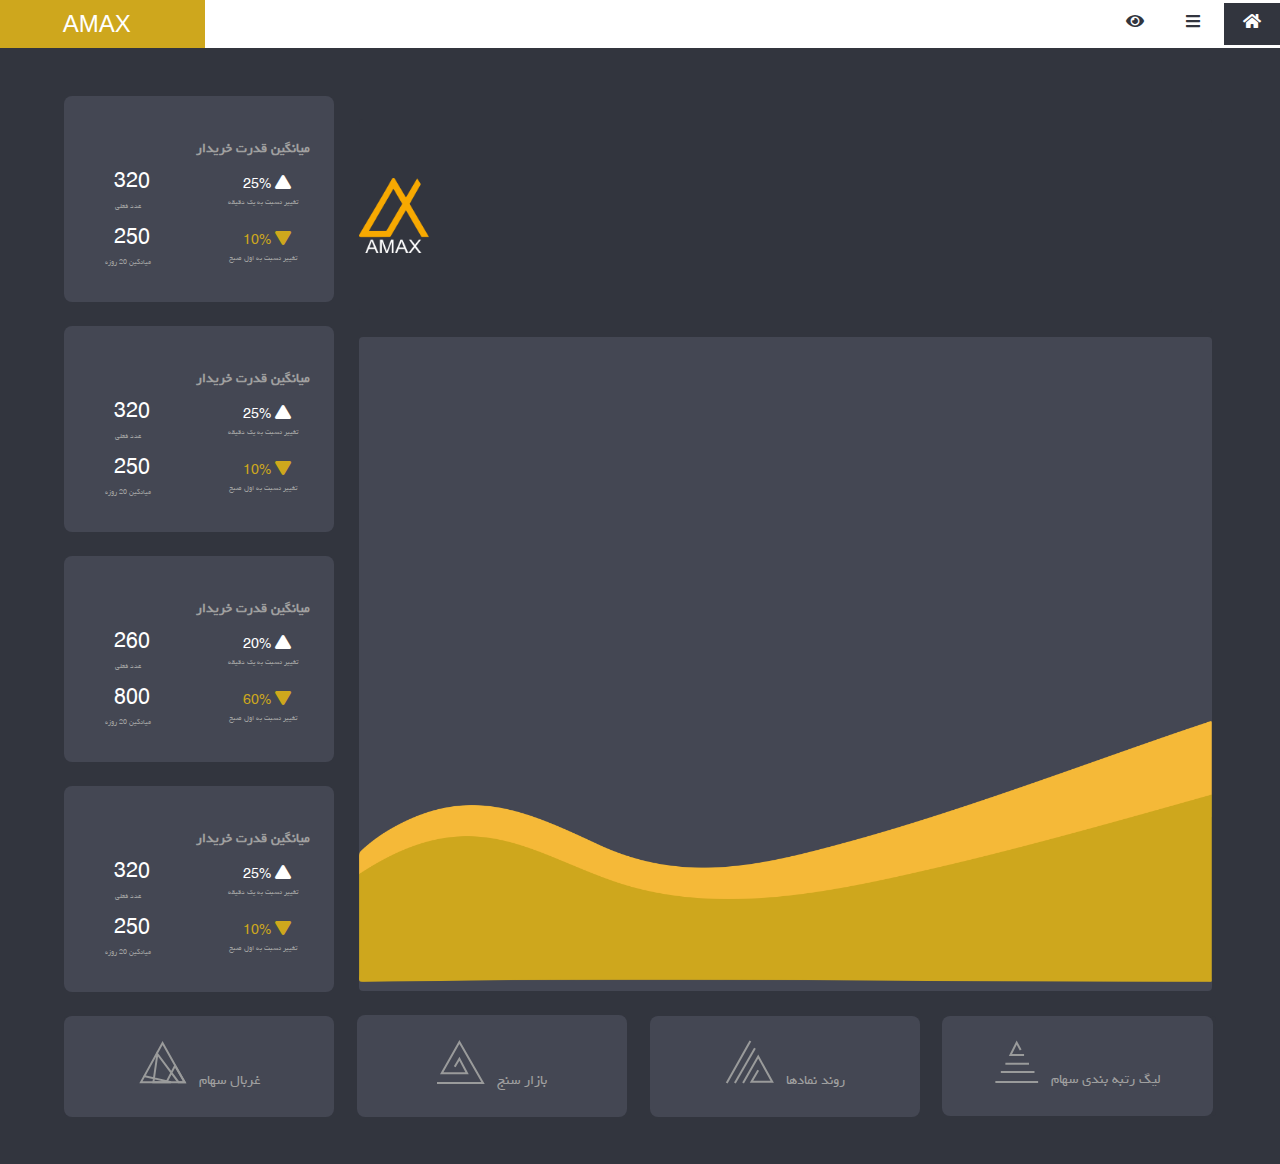
<file: views/index.html>
<!DOCTYPE html>
<html lang="en">

<head>
    <meta charset="UTF-8">
    <meta name="viewport" content="width=device-width, initial-scale=1.0">
    <title>Document</title>

    <link rel="stylesheet" href="../css/bulma/bulma.min.css">
    <link rel="stylesheet" href="../css/fontawesome/css/all.css" />
    <link rel="stylesheet" href="../css/fonts.css">
    <link rel="stylesheet" href="../css/index.css">
</head>

<body>
    <section class="hero is-promary is-fullheight-with-navbar">

        <!-- Begin HeroHead -->
        <div class="hero-head navbar-boxes">
            <!-- Begin navBar -->
            <div class="columns is-vcentered navbar-design is-mobile">
                <div class="column has-text-centered is-2 logo">
                    <span class="amax-logo-1">AMAX</span>
                </div>

                <div class="column">

                </div>

                <div class="column is-one-quarter has-text-right toolbox">
                    <a class="nav-button">
                        <i class="fas fa-eye"></i>
                    </a>

                    <a class="nav-button">
                        <i class="fas fa-bars"></i>
                    </a>

                    <a class="nav-button">
                        <i class="fa fa-home"></i>
                    </a>
                </div>
            </div>
            <!-- End navBar -->
        </div>
        <!-- End heroHead -->

        <!-- Begin hero-body -->
        <div class="hero-body back1">
            <div class="container has-text-centered">
                <div class="tile is-ancestor">
                    <div class="tile is-vertical is-12">
                        <div class="tile">
                            <div class="tile is-parent is-vertical is-3 icons-boxes">
                                <article class="tile is-child notification is-primary boxes-number">
                                    <div class="msg-header average">
                                        <span class="msg-from average-box">
                                            میانگین قدرت خریدار
                                        </span>
                                    </div>
                                    <div class="column">
                                        <div class="columns is-mobile">
                                            <div class="column number-box number-box3">
                                                <p class="number-1">320</p>
                                                <p class="number-2">
                                                    عدد فعلی
                                                </p>
                                            </div>
                                            <div class="column">
                                                <p>25%
                                                    <i class="fa fa-play fa-rotate-270"></i></p>
                                                <p class="number-2">
                                                    تغییر نسبت به یک دقیقه
                                                </p>
                                            </div>
                                        </div>
                                    </div>
                                    <div class="column">
                                        <div class="columns is-mobile">
                                            <div class="column number-box2">
                                                <p class="number-1">250</p>
                                                <p class="number-2">
                                                    میانگین 20 روزه
                                                </p>
                                            </div>
                                            <div class="column number-box3">
                                                <p class="color-icons">10%
                                                    <i class="fa fa-play fa-rotate-90"></i></p>
                                                <p class="number-2">
                                                    تغییر نسبت به اول صبح
                                                </p>
                                            </div>
                                        </div>
                                    </div>
                                </article>

                                <article class="tile is-child notification is-primary boxes-number">
                                    <div class="msg-header average">
                                        <span class="msg-from average-box">
                                            میانگین قدرت خریدار
                                        </span>
                                    </div>
                                    <div class="column">
                                        <div class="columns is-mobile">
                                            <div class="column number-box number-box3">
                                                <p class="number-1">320</p>
                                                <p class="number-2">
                                                    عدد فعلی
                                                </p>
                                            </div>
                                            <div class="column">
                                                <p>25%
                                                    <i class="fa fa-play fa-rotate-270"></i></p>
                                                <p class="number-2">
                                                    تغییر نسبت به یک دقیقه
                                                </p>
                                            </div>
                                        </div>
                                    </div>
                                    <div class="column">
                                        <div class="columns is-mobile">
                                            <div class="column number-box2">
                                                <p class="number-1">250</p>
                                                <p class="number-2">
                                                    میانگین 20 روزه
                                                </p>
                                            </div>
                                            <div class="column number-box3">
                                                <p class="color-icons">10%
                                                    <i class="fa fa-play fa-rotate-90"></i></p>
                                                <p class="number-2">
                                                    تغییر نسبت به اول صبح
                                                </p>
                                            </div>
                                        </div>
                                    </div>
                                </article>

                                <article class="tile is-child notification is-primary boxes-number">
                                    <div class="msg-header average">
                                        <span class="msg-from average-box">
                                            میانگین قدرت خریدار
                                        </span>
                                    </div>
                                    <div class="column">
                                        <div class="columns is-mobile">
                                            <div class="column number-box number-box3">
                                                <p class="number-1">260</p>
                                                <p class="number-2">
                                                    عدد فعلی
                                                </p>
                                            </div>
                                            <div class="column">
                                                <p>20%
                                                    <i class="fa fa-play fa-rotate-270"></i></p>
                                                <p class="number-2">
                                                    تغییر نسبت به یک دقیقه
                                                </p>
                                            </div>
                                        </div>
                                    </div>
                                    <div class="column">
                                        <div class="columns is-mobile">
                                            <div class="column number-box2">
                                                <p class="number-1">800</p>
                                                <p class="number-2">
                                                    میانگین 20 روزه
                                                </p>
                                            </div>
                                            <div class="column number-box3">
                                                <p class="color-icons">60%
                                                    <i class="fa fa-play fa-rotate-90"></i></p>
                                                <p class="number-2">
                                                    تغییر نسبت به اول صبح
                                                </p>
                                            </div>
                                        </div>
                                    </div>
                                </article>
                                <article class="tile is-child notification is-primary boxes-number">
                                    <div class="msg-header average">
                                        <span class="msg-from average-box">
                                            میانگین قدرت خریدار
                                        </span>
                                    </div>
                                    <div class="column">
                                        <div class="columns is-mobile">
                                            <div class="column number-box number-box3">
                                                <p class="number-1">320</p>
                                                <p class="number-2">
                                                    عدد فعلی
                                                </p>
                                            </div>
                                            <div class="column">
                                                <p>25%
                                                    <i class="fa fa-play fa-rotate-270"></i></p>
                                                <p class="number-2">
                                                    تغییر نسبت به یک دقیقه
                                                </p>
                                            </div>
                                        </div>
                                    </div>
                                    <div class="column">
                                        <div class="columns is-mobile">
                                            <div class="column number-box2">
                                                <p class="number-1">250</p>
                                                <p class="number-2">
                                                    میانگین 20 روزه
                                                </p>
                                            </div>
                                            <div class="column number-box3">
                                                <p class="color-icons">10%
                                                    <i class="fa fa-play fa-rotate-90"></i></p>
                                                <p class="number-2">
                                                    تغییر نسبت به اول صبح
                                                </p>
                                            </div>
                                        </div>
                                    </div>
                                </article>
                            </div>

                            <div class="tile is-parent right-box">
                                <div class="tile is-parent is-vertical right-box">
                                    <article class="tile is-child notification is-primary amax-brand">
                                        <Figure>
                                            <img src="logo.png" alt="LOGO2" class="logo-size">
                                        </Figure>

                                    </article>
                                    <article class="tile is-child notification is-info chart-boxes">
                                        <div>
                                            <figure>
                                                <img src=chart-amax.png alt="LOGO" class="img-chart">
                                            </figure>
                                        </div>
                                    </article>
                                </div>
                            </div>
                        </div>

                        <div class="tile is-parent">
                            <article class="tile is-child notification columns-foter">
                                <div class="columns is-vcentered icons-button-box">
                                    <div class="column has-text-centered icons-button buttondesign">
                                        <span class=" arrange">
                                            <img src="../images/icon-2.svg" alt="Icon02" class="space-butoon">
                                            غربال سهام
                                        </span>
                                    </div>

                                    <div class="column icons-button buttondesign">
                                        <span class=" arrange">
                                            <!-- <i class="fab fa-artstation fa-3x"></i> -->
                                            <img src="../images/footer-icon-1.svg" alt="Icon01" class="space-butoon">
                                                بازار سنج
                                        </span>
                                    </div>
                                    <div class="column icons-button buttondesign">
                                        <span class=" arrange">
                                            <img src="../images/icon-3.svg" alt="Icon03" class="space-butoon">
                                            روند نمادها
                                        </span>
                                    </div>
                                    <div class="column icons-button buttondesign">
                                        <span class=" arrange">
                                            <img src="../images/icon-4.svg" alt="Icon04"  class="space-butoon">
                                            لیگ رتبه بندی سهام
                                        </span>
                                    </div>
                                </div>
                            </article>
                        </div>
                    </div>

                </div>
            </div>
        </div>
        <!-- End hero-body -->

        <!-- Hero footer: will stick at the bottom -->
        <!-- <div class="hero-foot">
            <nav class="tabs is-fullwidth">
                <div class="container">
                    <ul>
                        <li class="is-active"><a>Overview</a></li>
                        <li><a>Modifiers</a></li>
                        <li><a>Grid</a></li>
                        <li><a>Elements</a></li>
                        <li><a>Components</a></li>
                        <li><a>Layout</a></li>
                    </ul>
                </div>
            </nav>
        </div> -->

    </section>

</body>

</html>
</file>
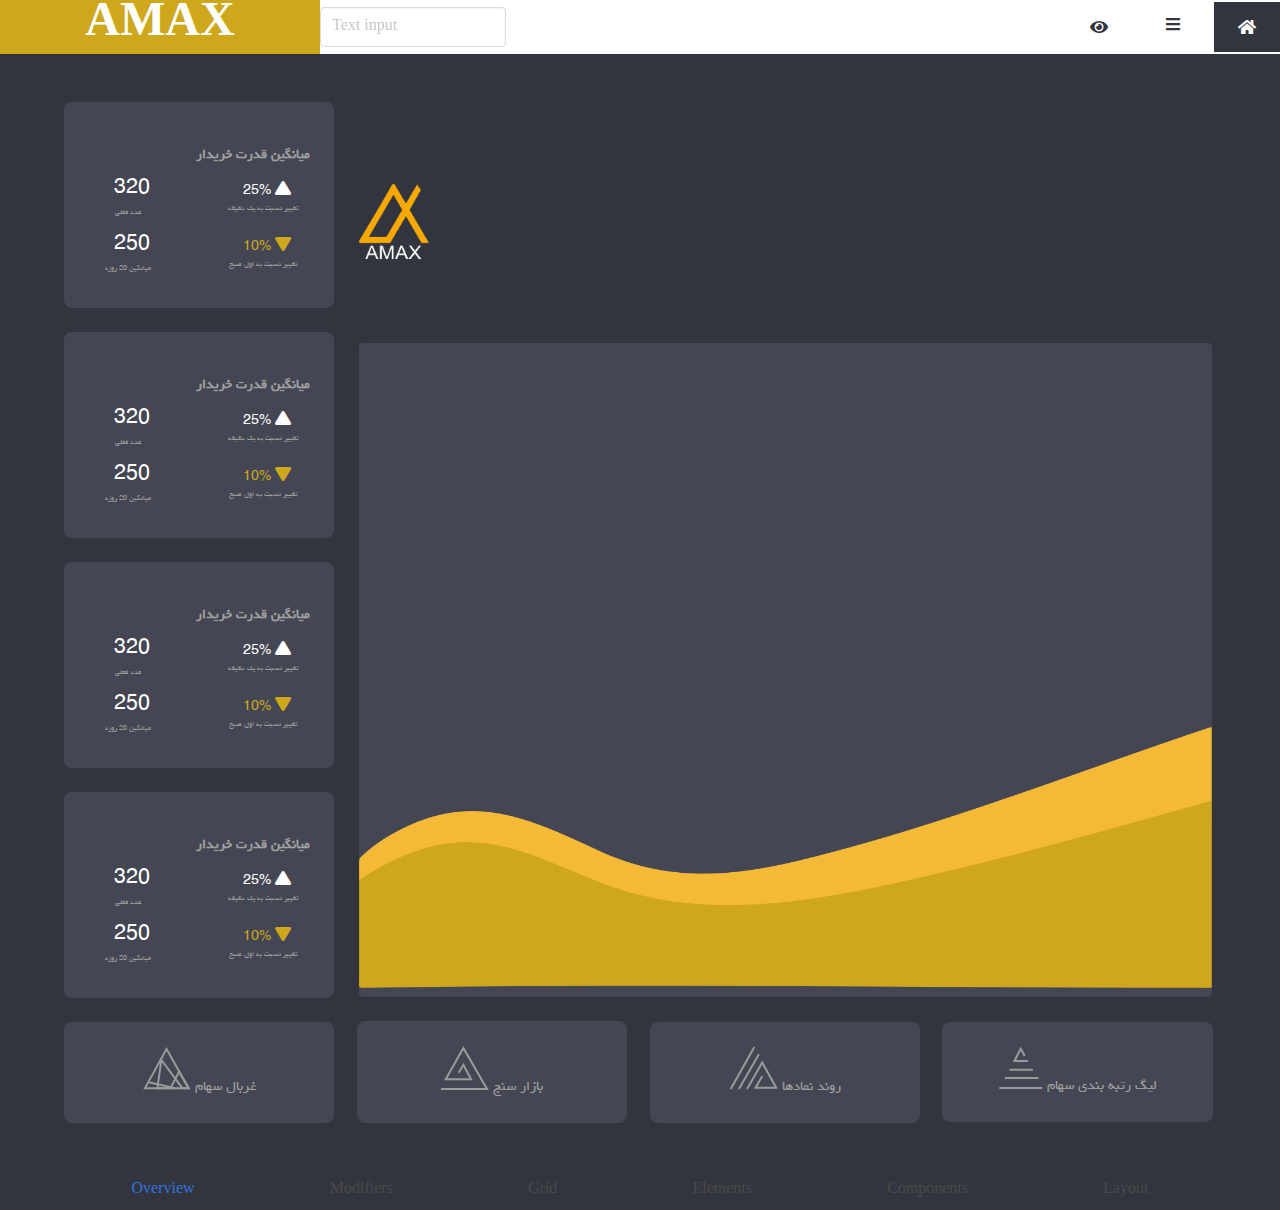
<file: views/bk_index.html>
<!DOCTYPE html>
<html lang="en">

<head>
    <meta charset="UTF-8">
    <meta name="viewport" content="width=device-width, initial-scale=1.0">
    <title>Document</title>

    <link rel="stylesheet" href="../css/bulma/bulma.min.css">
    <link rel="stylesheet" href="../css/fontawesome/css/all.css" />
    <link rel="stylesheet" href="../css/fonts.css">
    <link rel="stylesheet" href="../css/index.css">
</head>

<body>
    <section class="hero is-promary is-fullheight-with-navbar">

        <!-- Begin HeroHead -->
        <div class="hero-head">
            <!-- Begin navBar -->
            <nav class="navbar" role="navigation" aria-label="main navigation">
                <div class="navbar-brand back3">
                    <a class="navbar-item is-paddingless" href="https://bulma.io">
                        <div class="logo-amax is-vcentered">
                            <h1 class="title is-1 logo-amax">
                                AMAX
                            </h1>
                        </div>
                    </a>

                    <a role="button" class="navbar-burger burger" aria-label="menu" aria-expanded="false"
                        data-target="navbarBasicExample">
                        <span aria-hidden="true"></span>
                        <span aria-hidden="true"></span>
                        <span aria-hidden="true"></span>
                    </a>
                </div>

                <div id="navbarBasicExample" class="navbar-menu back2">
                    <div class="navbar-start">
                        <div class="navbar-item is-paddingless">
                            <div>
                                <div class="control saerch-box">
                                    <input class="input inputdesign" type="text" placeholder="Text input" />
                                </div>
                            </div>
                        </div>
                    </div>

                    <div class="navbar-end">
                        <div class="navbar-item is-paddingless">
                            <div class="buttons">
                                <a class="button is-primary test3 menu-icon">
                                    <i class="fas fa-eye"></i>
                                </a>
                                <a class="button is-primary test2 menu-icon">
                                    <strong>
                                        <i class="fas fa-bars"></i>
                                    </strong>
                                </a>
                                <a class="button is-light test menu-icon">
                                    <i class="fa fa-home"></i>
                                </a>
                            </div>
                        </div>
                    </div>
                </div>
            </nav>
            <!-- End navBar -->
        </div>
        <!-- End heroHead -->

        <!-- Begin hero-body -->
        <div class="hero-body back1">
            <div class="container has-text-centered">
                <div class="tile is-ancestor">
                    <div class="tile is-vertical is-12">
                        <div class="tile">
                            <div class="tile is-parent is-vertical is-3 icons-boxes">
                                <article class="tile is-child notification is-primary boxes-number">
                                    <div class="msg-header average">
                                        <span class="msg-from average-box">
                                            میانگین قدرت خریدار
                                        </span>
                                    </div>
                                    <div class="column">
                                        <div class="columns is-mobile">
                                            <div class="column number-box number-box3">
                                                <p class="number-1">320</p>
                                                <p class="number-2">
                                                    عدد فعلی
                                                </p>
                                            </div>
                                            <div class="column">
                                                <p>25%
                                                    <i class="fa fa-play fa-rotate-270"></i></p>
                                                <p class="number-2">
                                                    تغییر نسبت به یک دقیقه
                                                </p>
                                            </div>
                                        </div>
                                    </div>
                                    <div class="column">
                                        <div class="columns is-mobile">
                                            <div class="column number-box2">
                                                <p class="number-1">250</p>
                                                <p class="number-2">
                                                    میانگین 20 روزه
                                                </p>
                                            </div>
                                            <div class="column number-box3">
                                                <p class="color-icons">10%
                                                    <i class="fa fa-play fa-rotate-90"></i></p>
                                                <p class="number-2">
                                                    تغییر نسبت به اول صبح
                                                </p>
                                            </div>
                                        </div>
                                    </div>
                                </article>

                                <article class="tile is-child notification is-primary boxes-number">
                                    <div class="msg-header average">
                                        <span class="msg-from average-box">
                                            میانگین قدرت خریدار
                                        </span>
                                    </div>
                                    <div class="column">
                                        <div class="columns is-mobile">
                                            <div class="column number-box number-box3">
                                                <p class="number-1">320</p>
                                                <p class="number-2">
                                                    عدد فعلی
                                                </p>
                                            </div>
                                            <div class="column">
                                                <p>25%
                                                    <i class="fa fa-play fa-rotate-270"></i></p>
                                                <p class="number-2">
                                                    تغییر نسبت به یک دقیقه
                                                </p>
                                            </div>
                                        </div>
                                    </div>
                                    <div class="column">
                                        <div class="columns is-mobile">
                                            <div class="column number-box2">
                                                <p class="number-1">250</p>
                                                <p class="number-2">
                                                    میانگین 20 روزه
                                                </p>
                                            </div>
                                            <div class="column number-box3">
                                                <p class="color-icons">10%
                                                    <i class="fa fa-play fa-rotate-90"></i></p>
                                                <p class="number-2">
                                                    تغییر نسبت به اول صبح
                                                </p>
                                            </div>
                                        </div>
                                    </div>
                                </article>

                                <article class="tile is-child notification is-primary boxes-number">
                                    <div class="msg-header average">
                                        <span class="msg-from average-box">
                                            میانگین قدرت خریدار
                                        </span>
                                    </div>
                                    <div class="column">
                                        <div class="columns is-mobile">
                                            <div class="column number-box number-box3">
                                                <p class="number-1">320</p>
                                                <p class="number-2">
                                                    عدد فعلی
                                                </p>
                                            </div>
                                            <div class="column">
                                                <p>25%
                                                    <i class="fa fa-play fa-rotate-270"></i></p>
                                                <p class="number-2">
                                                    تغییر نسبت به یک دقیقه
                                                </p>
                                            </div>
                                        </div>
                                    </div>
                                    <div class="column">
                                        <div class="columns is-mobile">
                                            <div class="column number-box2">
                                                <p class="number-1">250</p>
                                                <p class="number-2">
                                                    میانگین 20 روزه
                                                </p>
                                            </div>
                                            <div class="column number-box3">
                                                <p class="color-icons">10%
                                                    <i class="fa fa-play fa-rotate-90"></i></p>
                                                <p class="number-2">
                                                    تغییر نسبت به اول صبح
                                                </p>
                                            </div>
                                        </div>
                                    </div>
                                </article>
                                <article class="tile is-child notification is-primary boxes-number">
                                    <div class="msg-header average">
                                        <span class="msg-from average-box">
                                            میانگین قدرت خریدار
                                        </span>
                                    </div>
                                    <div class="column">
                                        <div class="columns is-mobile">
                                            <div class="column number-box number-box3">
                                                <p class="number-1">320</p>
                                                <p class="number-2">
                                                    عدد فعلی
                                                </p>
                                            </div>
                                            <div class="column">
                                                <p>25%
                                                    <i class="fa fa-play fa-rotate-270"></i></p>
                                                <p class="number-2">
                                                    تغییر نسبت به یک دقیقه
                                                </p>
                                            </div>
                                        </div>
                                    </div>
                                    <div class="column">
                                        <div class="columns is-mobile">
                                            <div class="column number-box2">
                                                <p class="number-1">250</p>
                                                <p class="number-2">
                                                    میانگین 20 روزه
                                                </p>
                                            </div>
                                            <div class="column number-box3">
                                                <p class="color-icons">10%
                                                    <i class="fa fa-play fa-rotate-90"></i></p>
                                                <p class="number-2">
                                                    تغییر نسبت به اول صبح
                                                </p>
                                            </div>
                                        </div>
                                    </div>
                                </article>
                            </div>

                            <div class="tile is-parent right-box">
                                <div class="tile is-parent is-vertical right-box">
                                    <article class="tile is-child notification is-primary amax-brand">
                                   <Figure>
                                       <img src="logo.png" alt="LOGO2" class="logo-size">
                                   </Figure>
                                      
                                    </article>
                                    <article class="tile is-child notification is-info chart-boxes">
                                        <div>
                                            <figure>
                                                <img src=chart-amax.png alt="LOGO" class="img-chart">
                                            </figure>
                                        </div>
                                    </article>
                                </div>
                            </div>
                        </div>

                        <div class="tile is-parent">
                            <article class="tile is-child notification columns-foter">
                                <div class="columns is-vcentered icons-button-box">
                                    <div class="column has-text-centered icons-button buttondesign">
                                        <span class=" arrange">
                                            <img src="../images/icon-2.svg" alt="Icon02">
                                            غربال سهام
                                        </span>
                                    </div>

                                    <div class="column icons-button buttondesign">
                                        <span class=" arrange">
                                            <!-- <i class="fab fa-artstation fa-3x"></i> -->
                                            <img src="../images/footer-icon-1.svg" alt="Icon01">
                                            بازار سنج
                                        </span>
                                    </div>
                                    <div class="column icons-button buttondesign">
                                        <span class=" arrange">
                                            <img src="../images/icon-3.svg" alt="Icon03">
                                            روند نمادها
                                        </span>
                                    </div>
                                    <div class="column icons-button buttondesign">
                                        <span class=" arrange">
                                            <img src="../images/icon-4.svg" alt="Icon04">
                                            لیگ رتبه بندی سهام
                                        </span>
                                    </div>
                                </div>
                            </article>
                        </div>
                    </div>

                </div>
            </div>
        </div>
        <!-- End hero-body -->

        <!-- Hero footer: will stick at the bottom -->
        <div class="hero-foot">
            <nav class="tabs is-fullwidth">
                <div class="container">
                    <ul>
                        <li class="is-active"><a>Overview</a></li>
                        <li><a>Modifiers</a></li>
                        <li><a>Grid</a></li>
                        <li><a>Elements</a></li>
                        <li><a>Components</a></li>
                        <li><a>Layout</a></li>
                    </ul>
                </div>
            </nav>
        </div>

    </section>

</body>

</html>
</file>
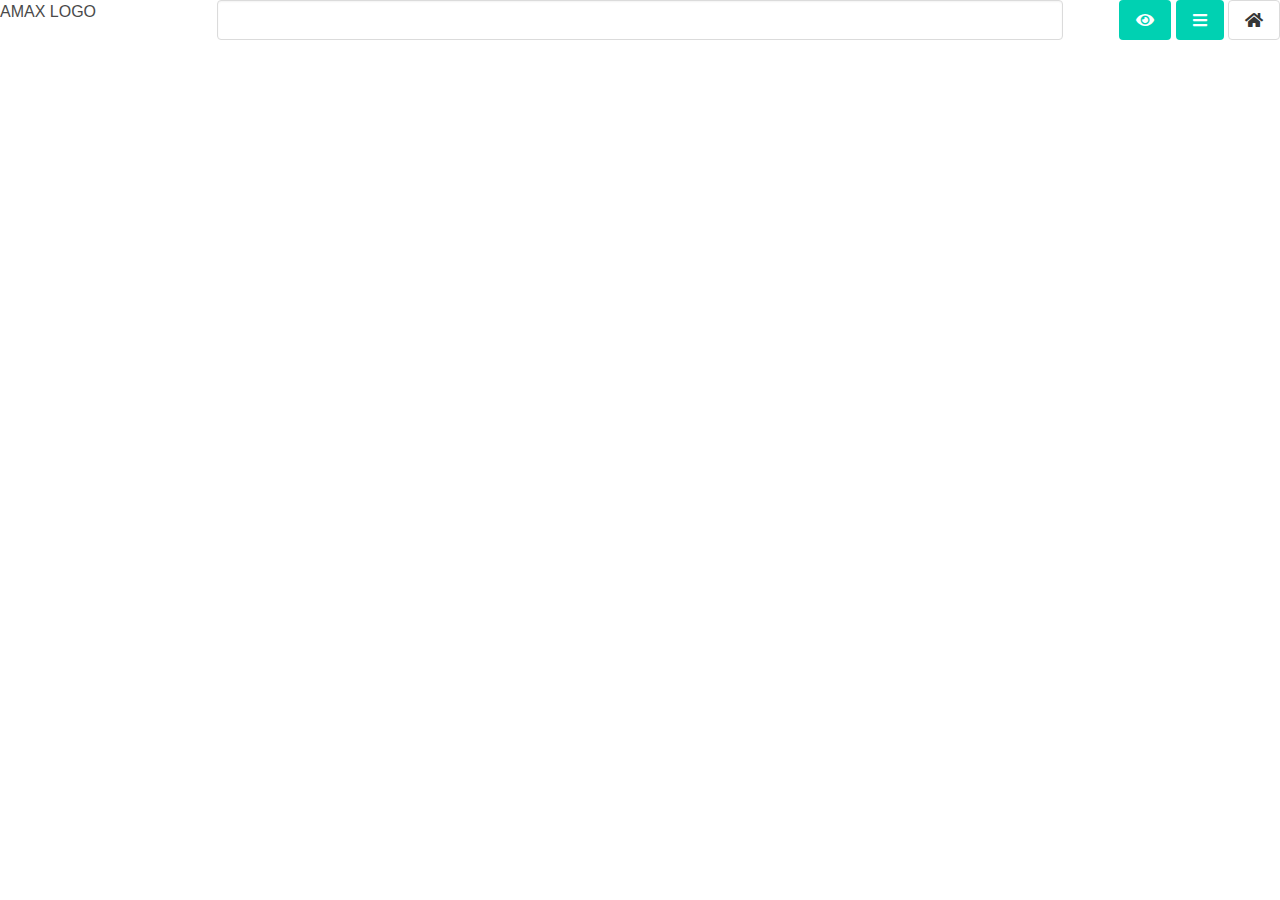
<file: views/navbar.html>
<!DOCTYPE html>
<html lang="en">

<head>
    <meta charset="UTF-8">
    <meta name="viewport" content="width=device-width, initial-scale=1.0">
    <title>Document</title>

    <link rel="stylesheet" href="../css/bulma/bulma.min.css">
    <link rel="stylesheet" href="../css/fontawesome/css/all.css" />
    <link rel="stylesheet" href="../css/fonts.css">
</head>

<body>
    <div class="columns">
        <div class="column is-2">
            AMAX LOGO
        </div>

        <div class="column">
            <input type="text" class="input">
        </div>

        <div class="column is-2 has-text-right">
            <a class="button is-primary test3 menu-icon">
                <i class="fas fa-eye"></i>
            </a>
            <a class="button is-primary test2 menu-icon">
                <i class="fas fa-bars"></i>
            </a>
            <a class="button is-default">
                <i class="fa fa-home"></i>
            </a>
        </div>
    </div>
</body>

</html>
</file>
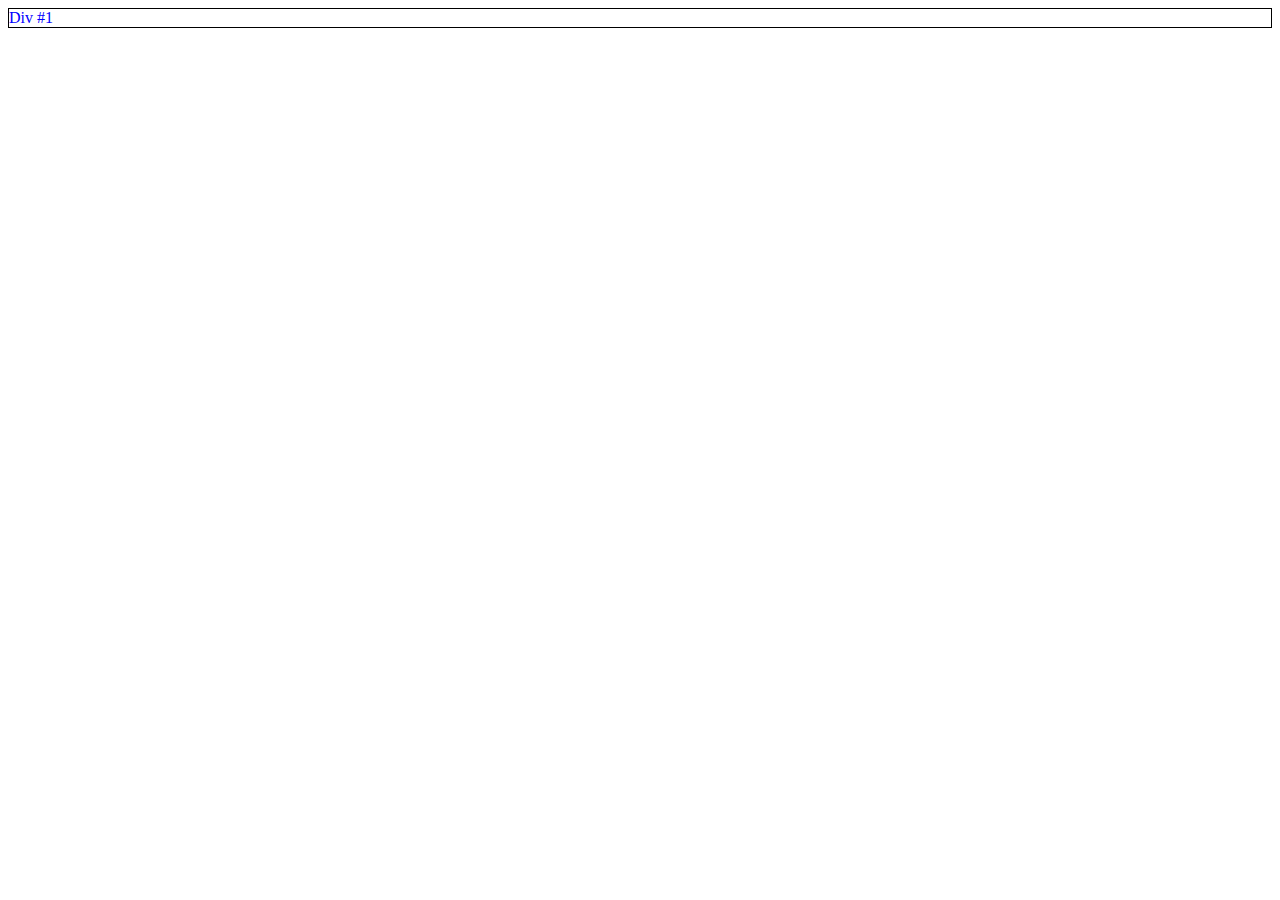
<file: views/test.html>
<!DOCTYPE html>
<html lang="en">
<head>
    <meta charset="UTF-8">
    <meta name="viewport" content="width=device-width, initial-scale=1.0">
    <title>Document</title>

    <link rel="stylesheet" href="../css/a1.css">
    <link rel="stylesheet" href="../css/a2.css">
</head>
<body>
    <div>
        Div #1
    </div>
</body>
</html>
</file>
<file: css/fonts.css>
@font-face {
    font-family: BYekan;
    src: url('../fonts/yekan-regular.eot');
    src: url('../fonts/yekan-regular.ttf') format('truetype'),
        url('../fonts/yekan-regular.woff') format('embedded-opentype');
}

@font-face {
    font-family: 'Yekan';
    src: url('../fonts/yekan.eot');
    src: url('../fonts/yekan.eot#iefix') format('embedded-opentype'),
         url('../fonts/yekan.woff') format('woff'),
         url('../fonts/yekan.ttf') format('truetype'),
         url('../fonts/yekan.svg#CartoGothicStdBook') format('svg');
    font-weight: normal;
    font-style: normal;
}
</file>
<file: css/index.css>
html {
    background-color: #575757;
}

/* 
.container {
    background-color: #32353E !important;
} */

html * {
    font-family: Yekan;
}

.logo-amax {
    width: 320px;
    background-color: #CEA71D;
    color: white;
    text-align: center;
}

.navbar-boxes {
    background-color: white;
}


.elements {
    margin: 0em;
    padding: 0em;
    margin-left: 0em;
}


.test {
    background-color: #32353E !important;
    color: white !important;
    height: 50PX !important;
    width: 66px !important;
}

.test2 {
    background-color: white !important;
    color: #32353E !important;
    height: 50PX !important;
    width: 66px !important;
}

.test3 {
    background-color: white !important;
    color: #32353E !important;
    height: 50PX !important;
    width: 66px !important;
}

.input-box {
    margin-right: -5em !important;
}

.average-box {
    margin-left: 4.5em;
    color: #A0A0A0;
    font-size: 1.2em;
    font-weight: bold;
}

.average {
    font-size: 0.8em;
    margin-left: 3em;
    direction: rtl;
    margin-top: 1em;
}

.number-1 {
    font-size: 1.5em;
    margin-right: 0em;
}

.number-2 {
    font-size: 0.5em;
    margin-right: 1em;

    color: #A0A0A0;
}

.number-box {
    margin-top: -0.3em;
    direction: ltr !important;
}

.number-box2 {
    margin-top: -1em;

}

.number-box3 {
    margin-top: -0.5em;
}

.sizes {
    width: 250px !important;
}

.icon-color {
    color: #CEA71D;
}

.boxes-number {
    background-color: #444753 !important;
    border-radius: 0.5em !important;
    margin-left: 0.5em;
}

.boxes-number {
    padding-right: 0em;
    padding-top: 1.8em;
    padding-left: 0em;
    padding-bottom: 0em !important;
}

.columns-foter {
    background-color: #32353E;
    padding: 0em;
    margin-left: 0em;
    margin-right: 0em;
}

.columns-footer-2 {
    background-color: red;
}


.column-foter {
    padding: 1.5em;
    margin: 1.8ex;
    background-color: #444753;
    box-sizing: border-box;
    border-radius: 1.5ex;
    margin-left: 0em;
    margin-left: 0em;
    margin: 1;

}

.column-foter .button-box-foter {
    text-align: unset !important;
    color: #A0A0A0;
    margin-top: 2em;
    justify-content: center;
    margin-right: 0.5em;
    text-decoration-line: underline;
    text-decoration-style: solid;
}

.column-foter .icons-foter {
    font-size: 2em;
    margin-right: 0.5em;
}

.icons-boxes {
    margin-left: 0em;

}

.chart-boxes {
    background-color: #444753 !important;
    margin-left: 5em !important;
    padding: 0em;

}

.back1 {
    background-color: #32353E;
}

.amaxx {
    margin-top: 0.5em;
}

.back2 {
    background-color: white;
}

.back3 {
    background: unset;
    background-color: white;
}

.color-icons {
    color: #CEA71D;
}

.hero-foot {
    background-color: #32353E;
}

.columns-foter .column {
    box-sizing: border-box;
    background-color: #444753;
    color: white;
    border-radius: 0.5em;
}

.img-chart {
    width: 1200px;
    margin-top: 24em;
}

.search-box {
    color: white;

    border-color: #A0A0A0;
}

.icons-button-box {
    margin-left: -0.7em;
    margin-right: -0.5em;
    padding: 0em;
}

.icons-button {
    padding: 1.5em;
    margin: 0.7em;
}

.right-box {}

.arrange {
    color: #A0A0A0;
}

.buttondesign:hover {
    border-color: orange;
    outline: #CEA71D;
    box-shadow: orange;
}

.inputdesign:hover {
    border-color: #A0A0A0 !important;
    outline: #CEA71D !important;
    box-shadow: 0 0 8px #CEA71D !important;
}

.menu-icon {
    border-radius: 0em !important;
}


.amax-brand {
    padding: 3.7em;
    margin: 5em !important;
    padding-left: 0em;
    background-color: #32353E !important;

}

.logo-size {
    width: 70px;
    height: 75px;
    justify-content: left;
    display: flex;
    background-color: #32353E;
}

.right-box {
    padding: 0em !important;
    margin-left: 0.4em;
    margin-bottom: 0.4em;
    margin-right: 0.5em;
    margin-top: 1.1em;
}

.is-width-90p {
    width: 90%;
}

.nav-button {
    background-color: white;
    padding: .8em;
    padding-top: -0.1em;
    padding-left: 1.2em;
    padding-right: 1.2em;
    color: #32353E;
}

.navbar-design {
    height: 4.5em;
    
}

.hero-head .logo {
    background-color: #CEA71D;
    color: white;
}

.toolbox .nav-button:last-child {
    color: white;
    background-color: #32353E;
}

.space-butoon{
margin-right: 0.5em;
}

.amax-logo-1{
    font-family: sans-serif;
    font-size: 1.5em;
}
</file>
<file: css/a1.css>
div {
    color: red;
}
</file>
<file: css/a2.css>
div {
    color: blue;
    border: 1px solid black;
}
</file>
